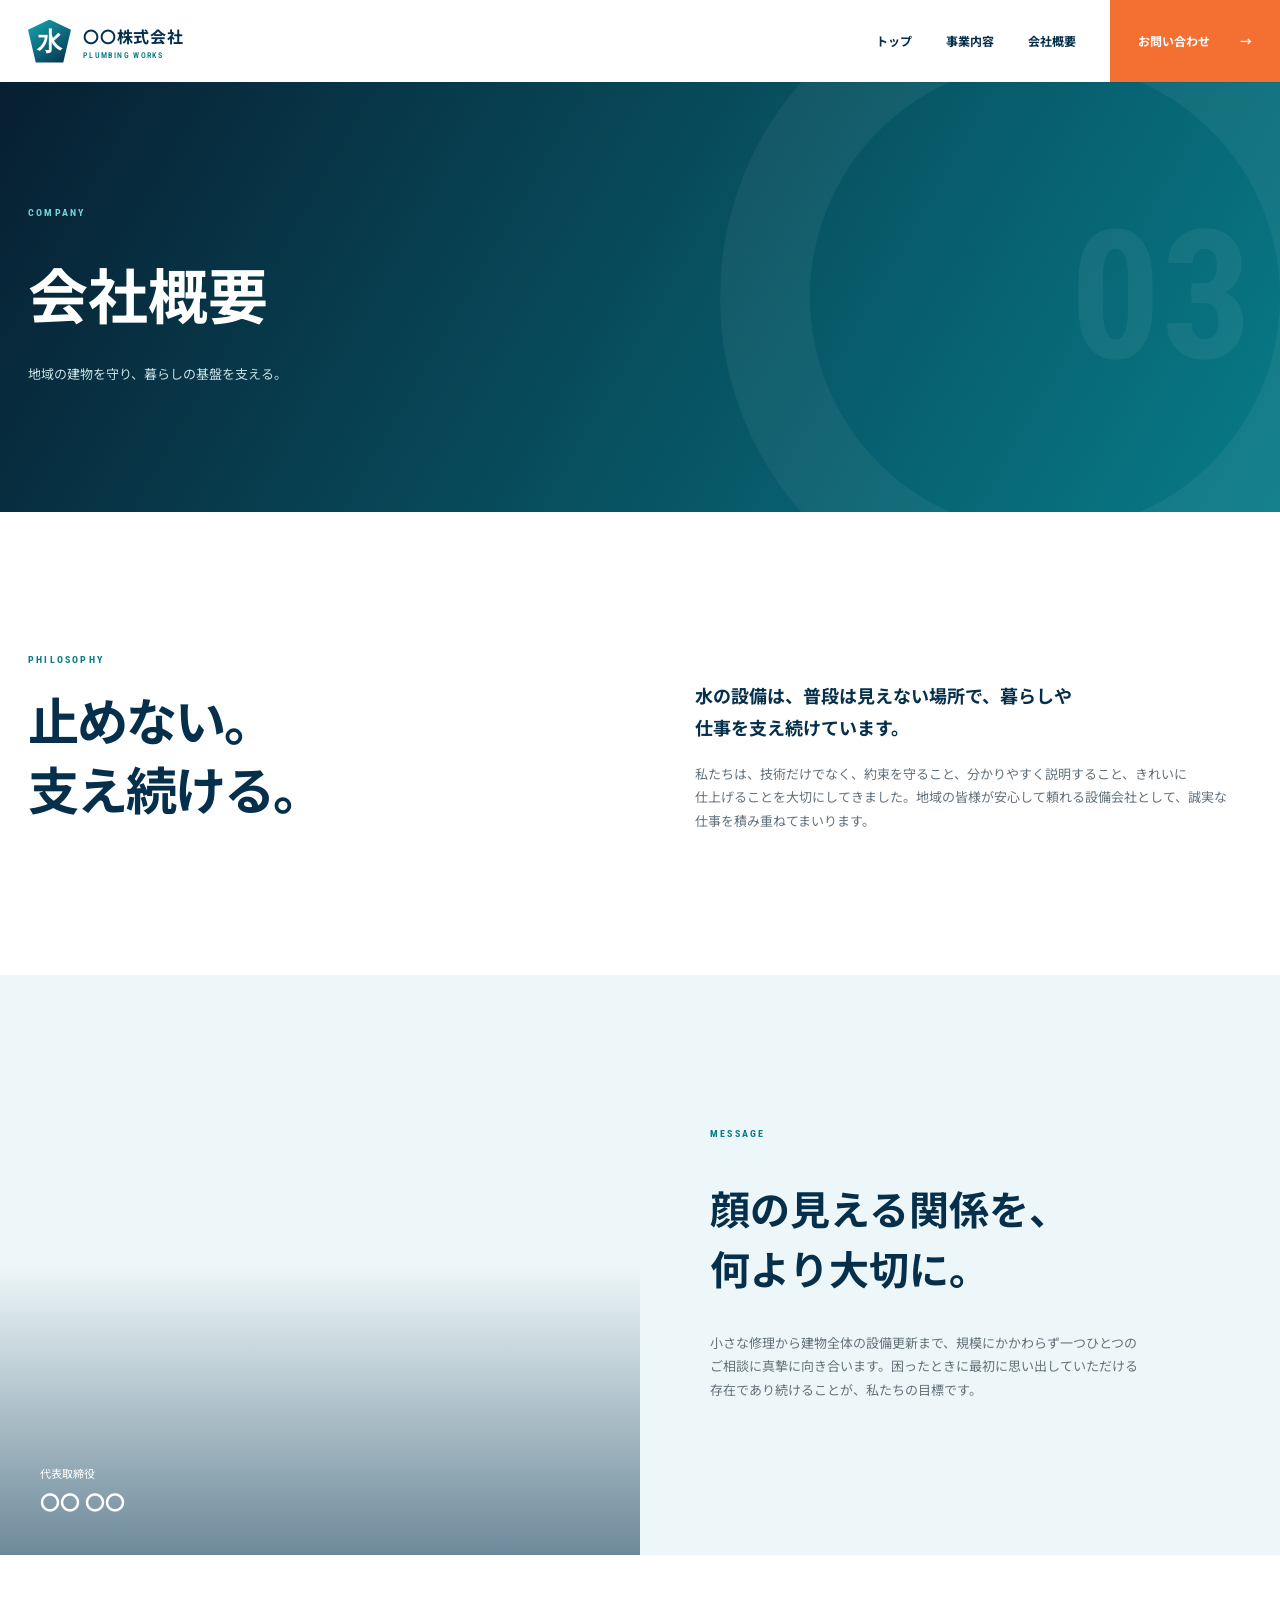
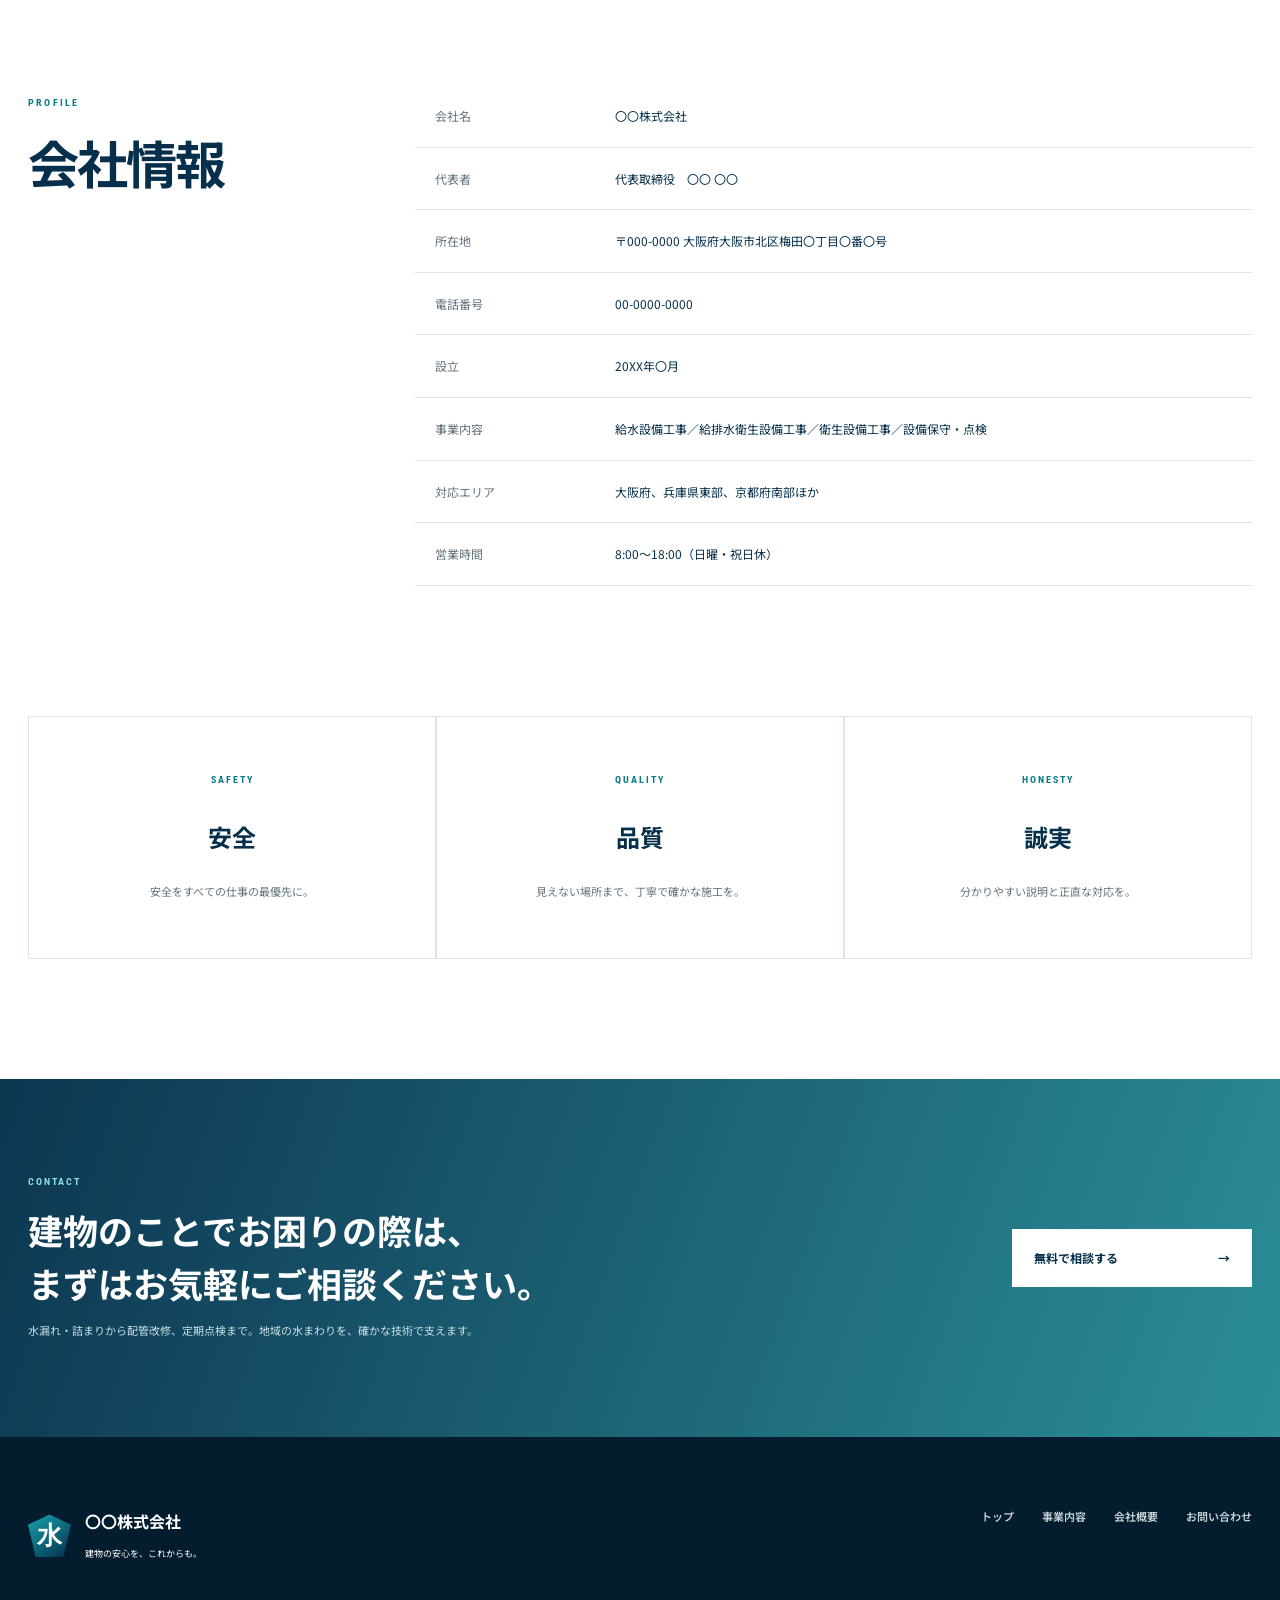
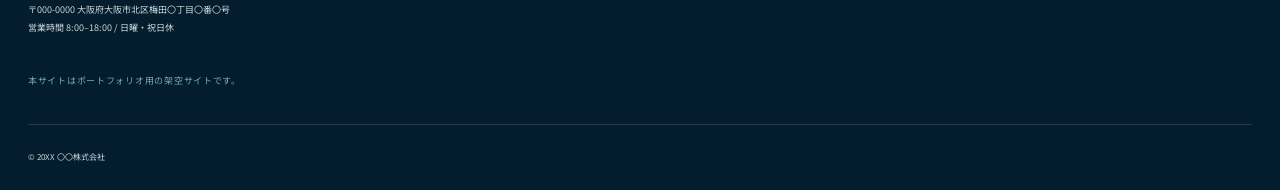
<file: company.html>
<!DOCTYPE html><html lang="ja"><head><meta charset="UTF-8"><meta name="viewport" content="width=device-width,initial-scale=1"><meta name="description" content="〇〇株式会社の会社情報、理念、代表メッセージをご紹介します。"><title>会社概要 | 〇〇株式会社</title><link rel="preconnect" href="https://fonts.googleapis.com"><link rel="preconnect" href="https://fonts.gstatic.com" crossorigin><link href="https://fonts.googleapis.com/css2?family=Noto+Sans+JP:wght@400;500;600;700;800;900&family=Roboto+Condensed:wght@600;700&display=swap" rel="stylesheet"><link rel="stylesheet" href="styles.css"><script src="script.js" defer></script><link rel="icon" href="favicon-plumbing.svg" type="image/svg+xml"><meta property="og:type" content="website"><meta property="og:title" content="〇〇株式会社 | 建物の安心を、技術で支える。"><meta property="og:description" content="大阪・北摂地域の給排水・衛生設備工事。配管・ポンプの施工から点検・緊急対応まで支えます。"><meta property="og:url" content="https://pan1535ipad.github.io/Strength-sample/company.html"><meta property="og:image" content="https://pan1535ipad.github.io/Strength-sample/assets/ogp.jpg"><meta name="twitter:card" content="summary_large_image"></head><body><div class="progress"></div><header class="header"><a class="brand" href="index.html"><span class="brand-mark">水</span><span><b>〇〇株式会社</b><small>PLUMBING WORKS</small></span></a><button class="menu" aria-label="メニュー" aria-expanded="false"><i></i><i></i><i></i></button><nav><a href="index.html">トップ</a><a href="services.html">事業内容</a><a href="company.html">会社概要</a><a class="nav-cta" href="contact.html">お問い合わせ <b>→</b></a></nav></header><main><section class="page-hero"><div><small>COMPANY</small><h1>会社概要</h1><p>地域の建物を守り、暮らしの基盤を支える。</p></div><b>03</b></section>
<section class="section philosophy"><div class="section-title reveal"><small>PHILOSOPHY</small><h2>止めない。<br>支え続ける。</h2></div><div class="reveal"><p class="lead"><span class="sp-line">水の設備は、普段は見えない場所で、</span><span class="sp-line">暮らしや仕事を支え続けています。</span></p><p>私たちは、技術だけでなく、約束を守ること、分かりやすく説明すること、きれいに仕上げることを大切にしてきました。地域の皆様が安心して頼れる設備会社として、誠実な仕事を積み重ねてまいります。</p></div></section>
<section class="message"><div class="message-photo reveal"><span>代表取締役<br><b>〇〇 〇〇</b></span></div><div class="reveal"><small>MESSAGE</small><h2>顔の見える関係を、<br>何より大切に。</h2><p>小さな修理から建物全体の設備更新まで、規模にかかわらず一つひとつのご相談に真摯に向き合います。困ったときに最初に思い出していただける存在であり続けることが、私たちの目標です。</p></div></section>
<section class="section profile"><div class="section-title reveal"><small>PROFILE</small><h2>会社情報</h2></div><dl class="reveal"><div><dt>会社名</dt><dd>〇〇株式会社</dd></div><div><dt>代表者</dt><dd>代表取締役　〇〇 〇〇</dd></div><div><dt>所在地</dt><dd>〒000-0000 大阪府大阪市北区梅田〇丁目〇番〇号</dd></div><div><dt>電話番号</dt><dd>00-0000-0000</dd></div><div><dt>設立</dt><dd>20XX年〇月</dd></div><div><dt>事業内容</dt><dd>給水設備工事／給排水衛生設備工事／衛生設備工事／設備保守・点検</dd></div><div><dt>対応エリア</dt><dd>大阪府、兵庫県東部、京都府南部ほか</dd></div><div><dt>営業時間</dt><dd>8:00〜18:00（日曜・祝日休）</dd></div></dl></section><section class="values"><article><b>SAFETY</b><h3>安全</h3><p>安全をすべての仕事の最優先に。</p></article><article><b>QUALITY</b><h3>品質</h3><p>見えない場所まで、丁寧で確かな施工を。</p></article><article><b>HONESTY</b><h3>誠実</h3><p>分かりやすい説明と正直な対応を。</p></article></section></main><section class="cta reveal"><div><small>CONTACT</small><h2>建物のことでお困りの際は、<br>まずはお気軽にご相談ください。</h2><p><span class="sp-line">水漏れ・詰まりから配管改修、</span><span class="sp-line">定期点検まで。地域の水まわりを、</span><span class="sp-line">確かな技術で支えます。</span></p></div><a href="contact.html">無料で相談する <span>→</span></a></section><footer><div class="footer-brand"><span class="brand-mark">水</span><div><b>〇〇株式会社</b><small>建物の安心を、これからも。</small></div></div><div class="footer-links"><a href="index.html">トップ</a><a href="services.html">事業内容</a><a href="company.html">会社概要</a><a href="contact.html">お問い合わせ</a></div><div class="footer-meta"><p>〒000-0000 大阪府大阪市北区梅田〇丁目〇番〇号</p><p>営業時間 8:00–18:00 / 日曜・祝日休</p></div><small class="portfolio-note">本サイトはポートフォリオ用の架空サイトです。</small><small class="copyright">© 20XX 〇〇株式会社</small></footer></body></html>
</file>
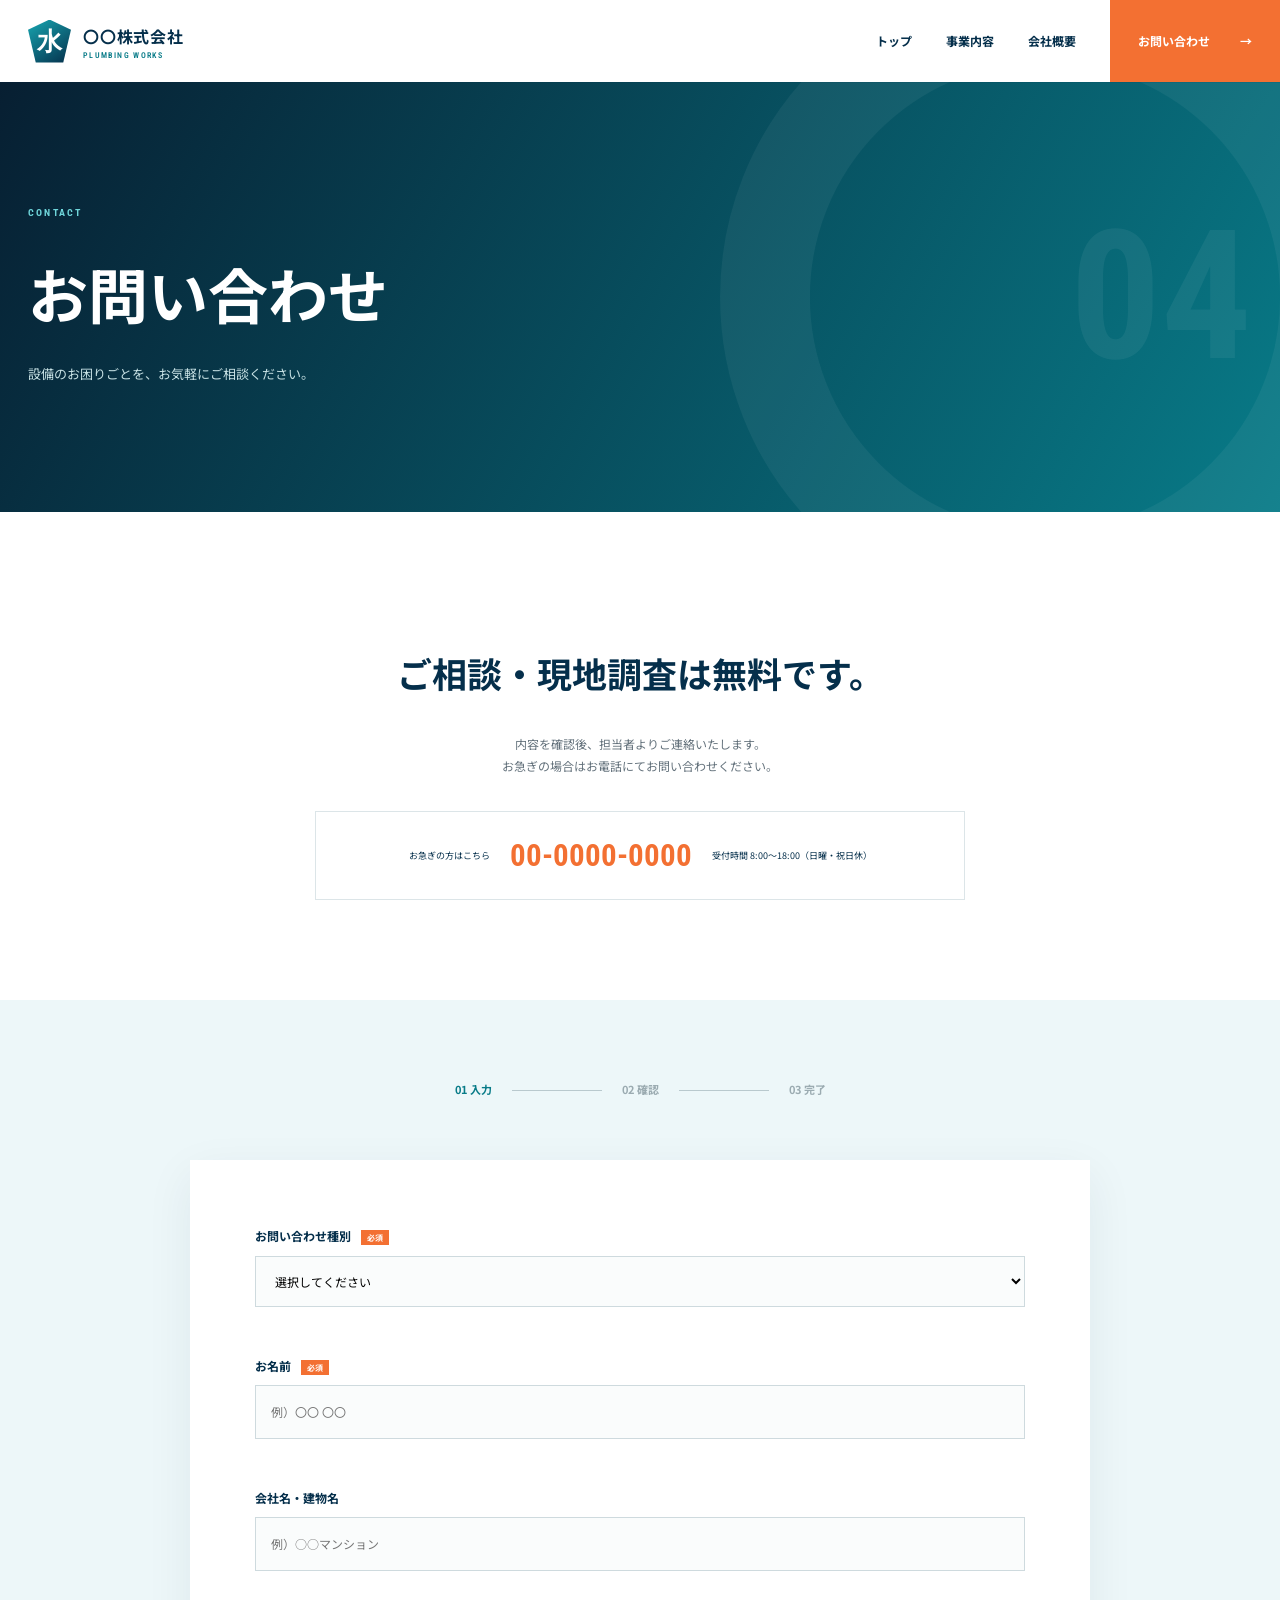
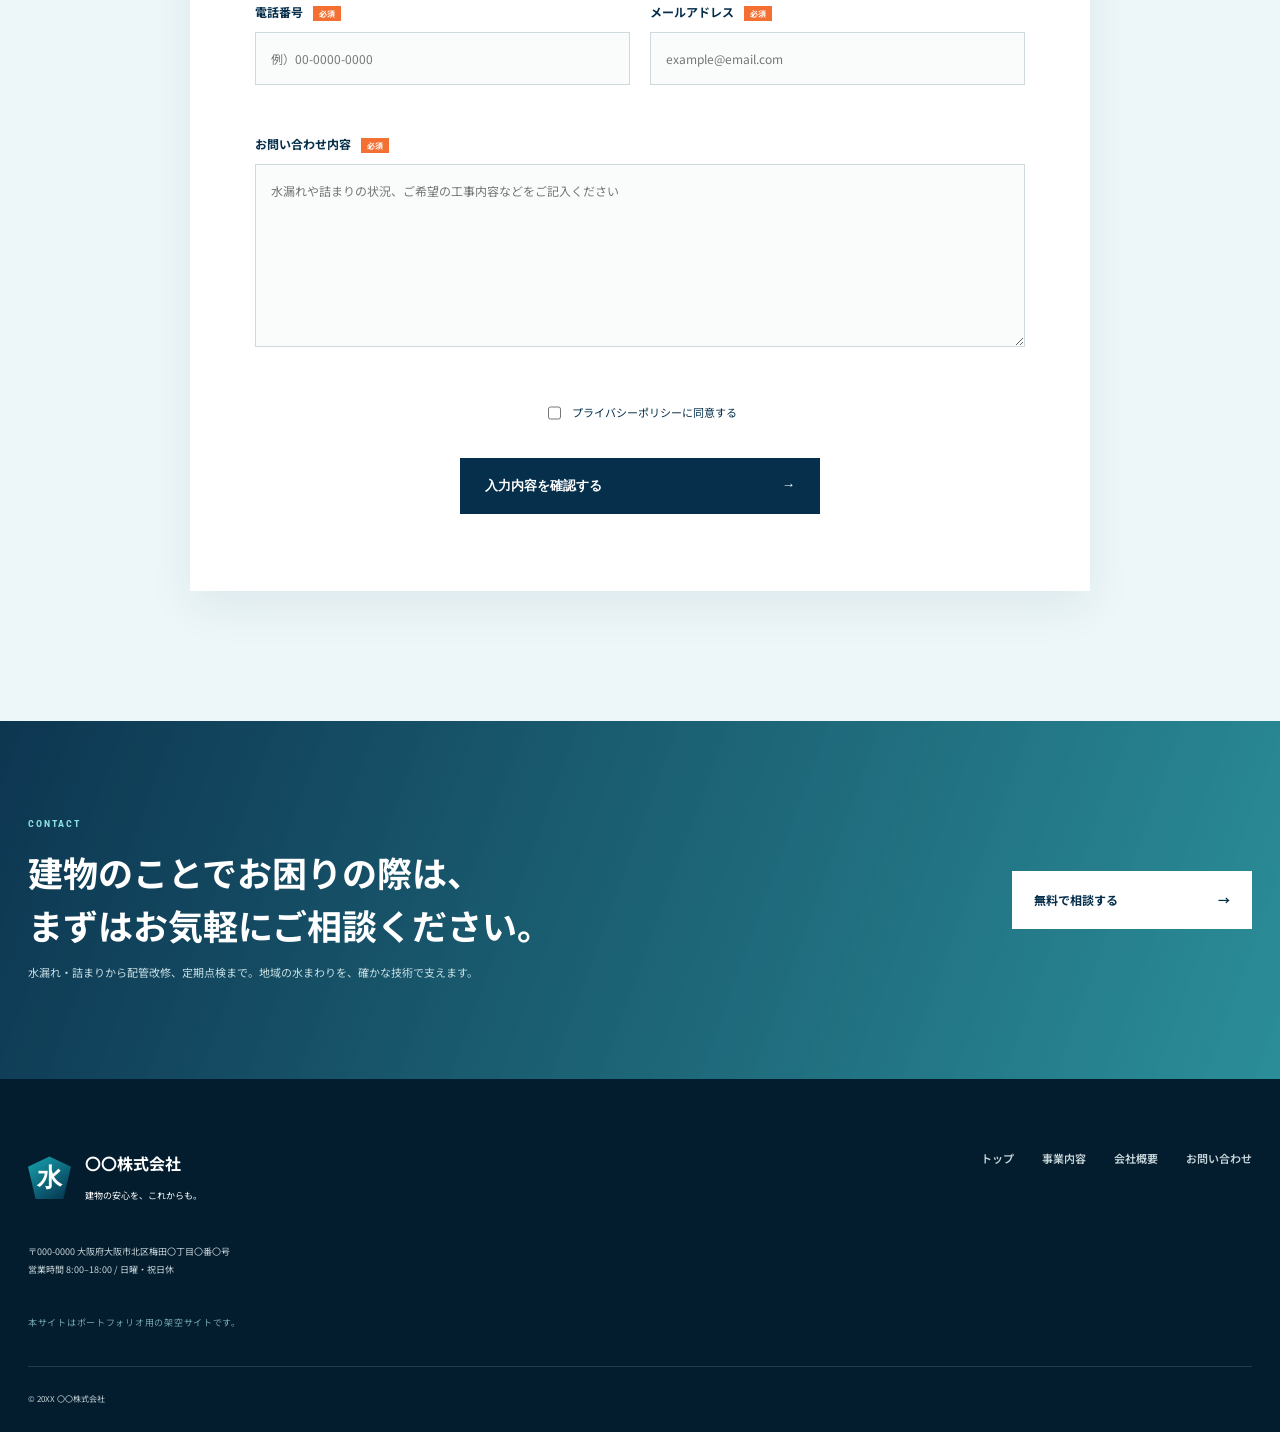
<file: contact.html>
<!DOCTYPE html><html lang="ja"><head><meta charset="UTF-8"><meta name="viewport" content="width=device-width,initial-scale=1"><meta name="description" content="給排水設備の工事、漏水・詰まり修理、点検、現地調査のご相談はこちら。"><title>お問い合わせ | 〇〇株式会社</title><link rel="preconnect" href="https://fonts.googleapis.com"><link rel="preconnect" href="https://fonts.gstatic.com" crossorigin><link href="https://fonts.googleapis.com/css2?family=Noto+Sans+JP:wght@400;500;600;700;800;900&family=Roboto+Condensed:wght@600;700&display=swap" rel="stylesheet"><link rel="stylesheet" href="styles.css"><script src="script.js" defer></script><link rel="icon" href="favicon-plumbing.svg" type="image/svg+xml"><meta property="og:type" content="website"><meta property="og:title" content="〇〇株式会社 | 建物の安心を、技術で支える。"><meta property="og:description" content="大阪・北摂地域の給排水・衛生設備工事。配管・ポンプの施工から点検・緊急対応まで支えます。"><meta property="og:url" content="https://pan1535ipad.github.io/Strength-sample/contact.html"><meta property="og:image" content="https://pan1535ipad.github.io/Strength-sample/assets/ogp.jpg"><meta name="twitter:card" content="summary_large_image"></head><body><div class="progress"></div><header class="header"><a class="brand" href="index.html"><span class="brand-mark">水</span><span><b>〇〇株式会社</b><small>PLUMBING WORKS</small></span></a><button class="menu" aria-label="メニュー" aria-expanded="false"><i></i><i></i><i></i></button><nav><a href="index.html">トップ</a><a href="services.html">事業内容</a><a href="company.html">会社概要</a><a class="nav-cta" href="contact.html">お問い合わせ <b>→</b></a></nav></header><main><section class="page-hero"><div><small>CONTACT</small><h1>お問い合わせ</h1><p>設備のお困りごとを、お気軽にご相談ください。</p></div><b>04</b></section>
<section class="contact-lead"><h2>ご相談・現地調査は無料です。</h2><p>内容を確認後、担当者よりご連絡いたします。<br>お急ぎの場合はお電話にてお問い合わせください。</p><div><small>お急ぎの方はこちら</small><a href="tel:0000000000">00-0000-0000</a><span>受付時間 8:00〜18:00（日曜・祝日休）</span></div></section>
<section class="form-wrap"><div class="form-step"><b class="active">01 入力</b><i></i><b>02 確認</b><i></i><b>03 完了</b></div><form id="contactForm" novalidate><div class="field"><label for="type">お問い合わせ種別 <em>必須</em></label><select id="type" required><option value="">選択してください</option><option>給水設備について</option><option>排水・詰まりについて</option><option>衛生器具について</option><option>点検・修理について</option><option>その他</option></select><small></small></div><div class="field"><label for="name">お名前 <em>必須</em></label><input id="name" type="text" autocomplete="name" required placeholder="例）〇〇 〇〇"><small></small></div><div class="field"><label for="company">会社名・建物名</label><input id="company" type="text" placeholder="例）○○マンション"></div><div class="field split"><div><label for="phone">電話番号 <em>必須</em></label><input id="phone" type="tel" autocomplete="tel" required placeholder="例）00-0000-0000"><small></small></div><div><label for="email">メールアドレス <em>必須</em></label><input id="email" type="email" autocomplete="email" required placeholder="example@email.com"><small></small></div></div><div class="field"><label for="message">お問い合わせ内容 <em>必須</em></label><textarea id="message" rows="7" required placeholder="水漏れや詰まりの状況、ご希望の工事内容などをご記入ください"></textarea><small></small></div><label class="privacy"><input type="checkbox" id="privacy"> <span>プライバシーポリシーに同意する</span></label><button class="submit" type="submit">入力内容を確認する <b>→</b></button><p class="form-status" role="status"></p></form></section></main><section class="cta reveal"><div><small>CONTACT</small><h2>建物のことでお困りの際は、<br>まずはお気軽にご相談ください。</h2><p><span class="sp-line">水漏れ・詰まりから配管改修、</span><span class="sp-line">定期点検まで。地域の水まわりを、</span><span class="sp-line">確かな技術で支えます。</span></p></div><a href="contact.html">無料で相談する <span>→</span></a></section><footer><div class="footer-brand"><span class="brand-mark">水</span><div><b>〇〇株式会社</b><small>建物の安心を、これからも。</small></div></div><div class="footer-links"><a href="index.html">トップ</a><a href="services.html">事業内容</a><a href="company.html">会社概要</a><a href="contact.html">お問い合わせ</a></div><div class="footer-meta"><p>〒000-0000 大阪府大阪市北区梅田〇丁目〇番〇号</p><p>営業時間 8:00–18:00 / 日曜・祝日休</p></div><small class="portfolio-note">本サイトはポートフォリオ用の架空サイトです。</small><small class="copyright">© 20XX 〇〇株式会社</small></footer></body></html>
</file>
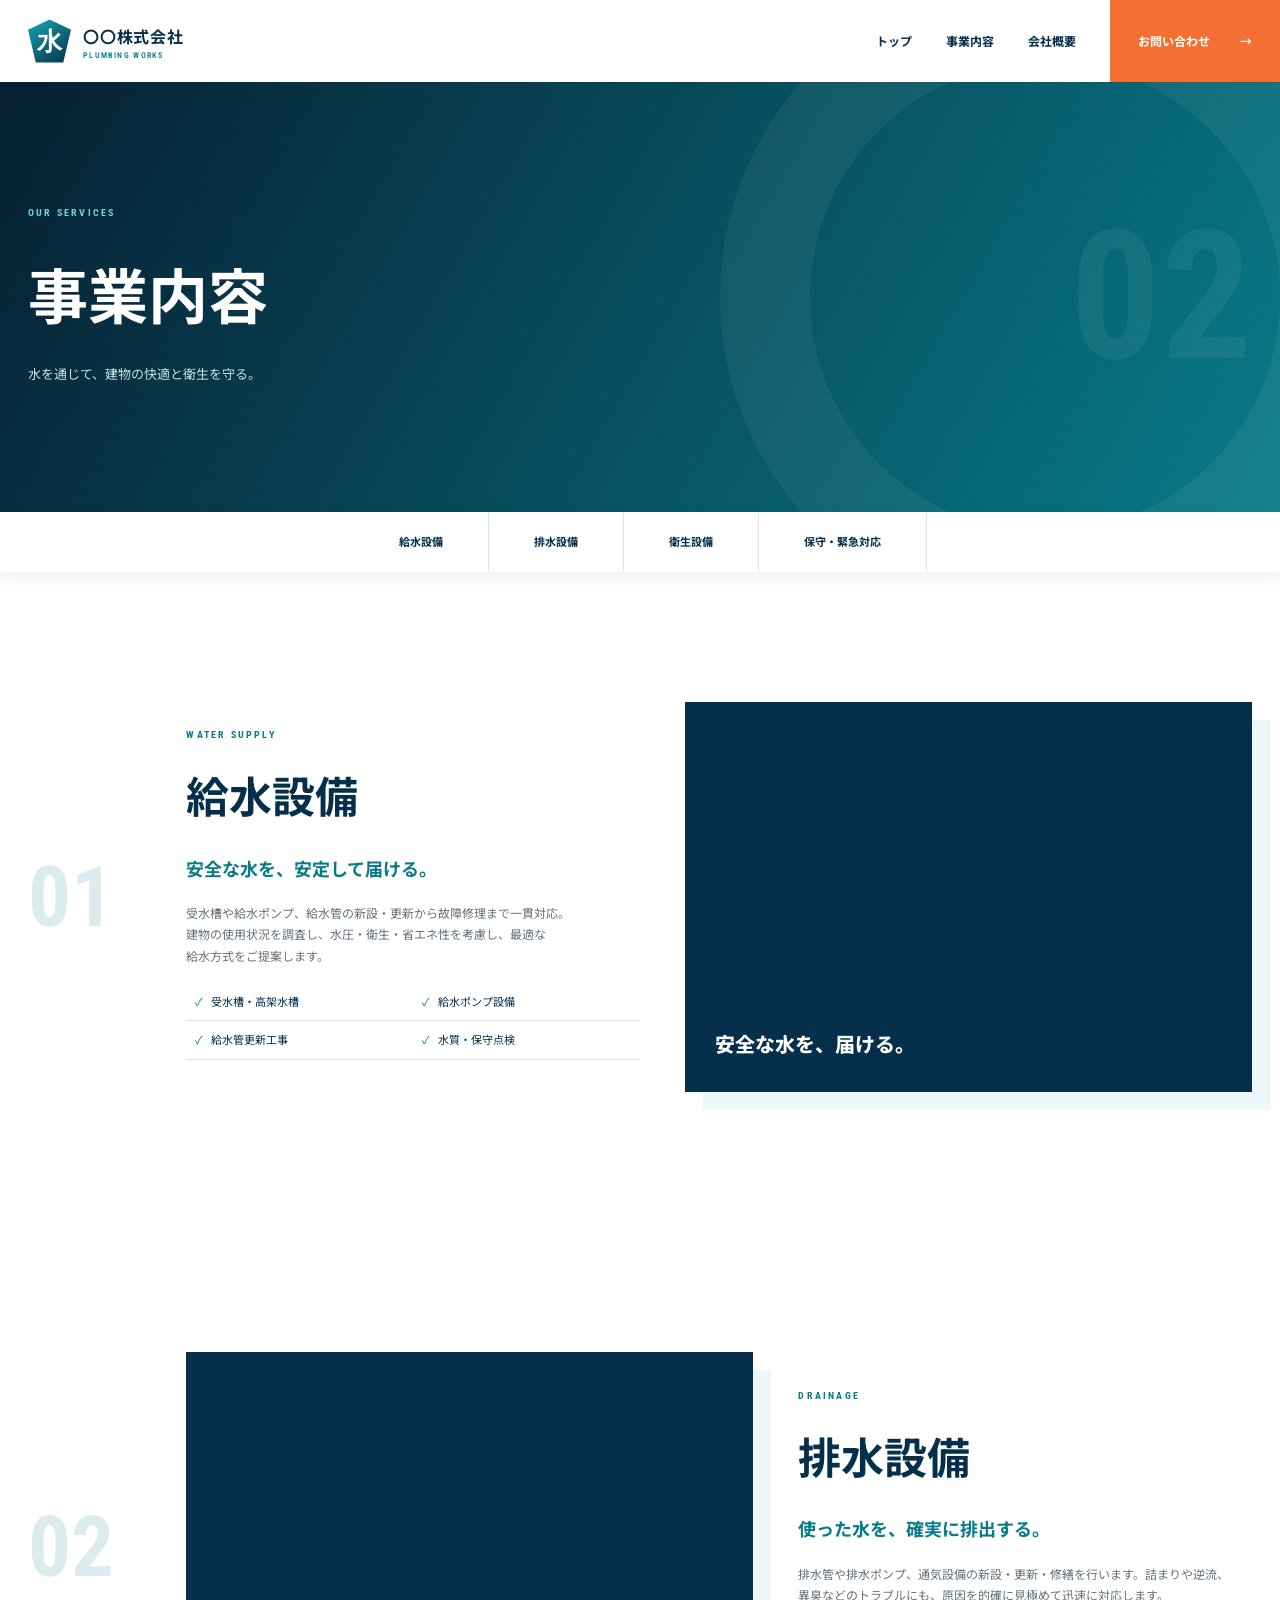
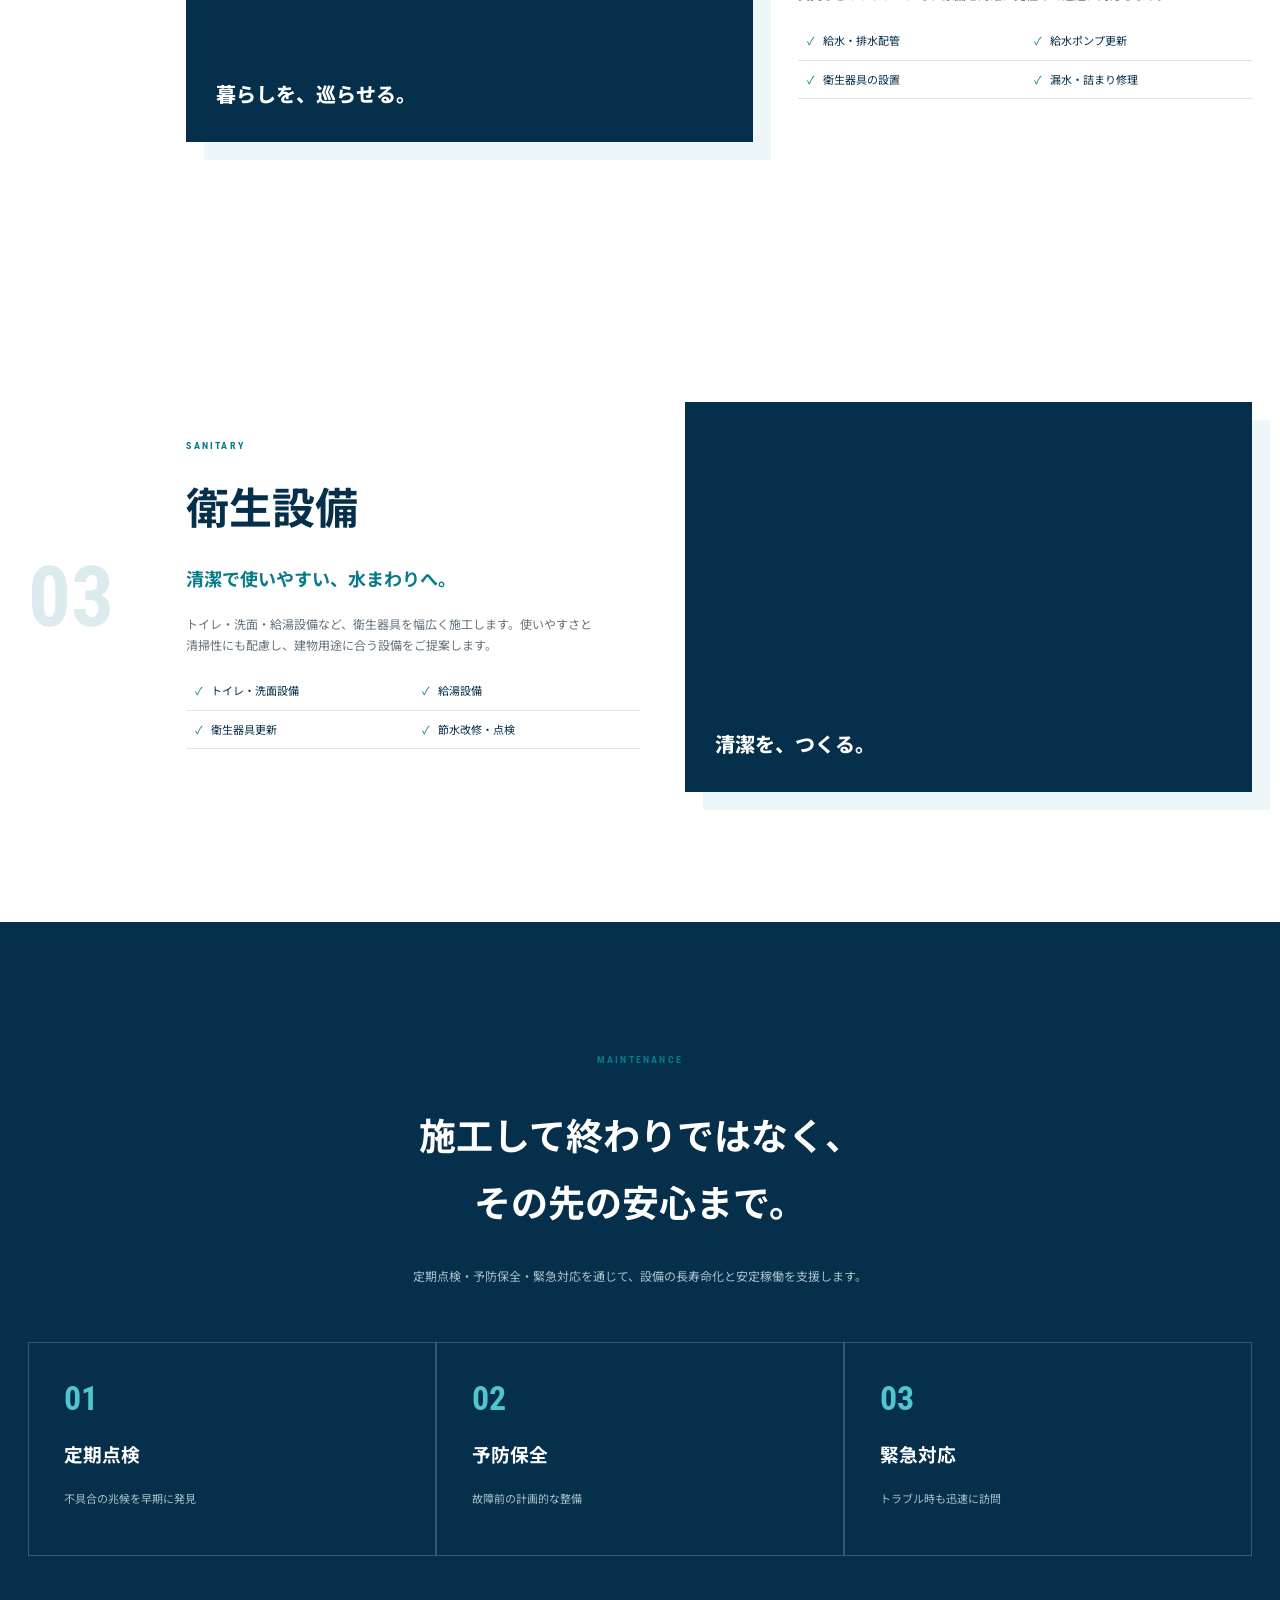
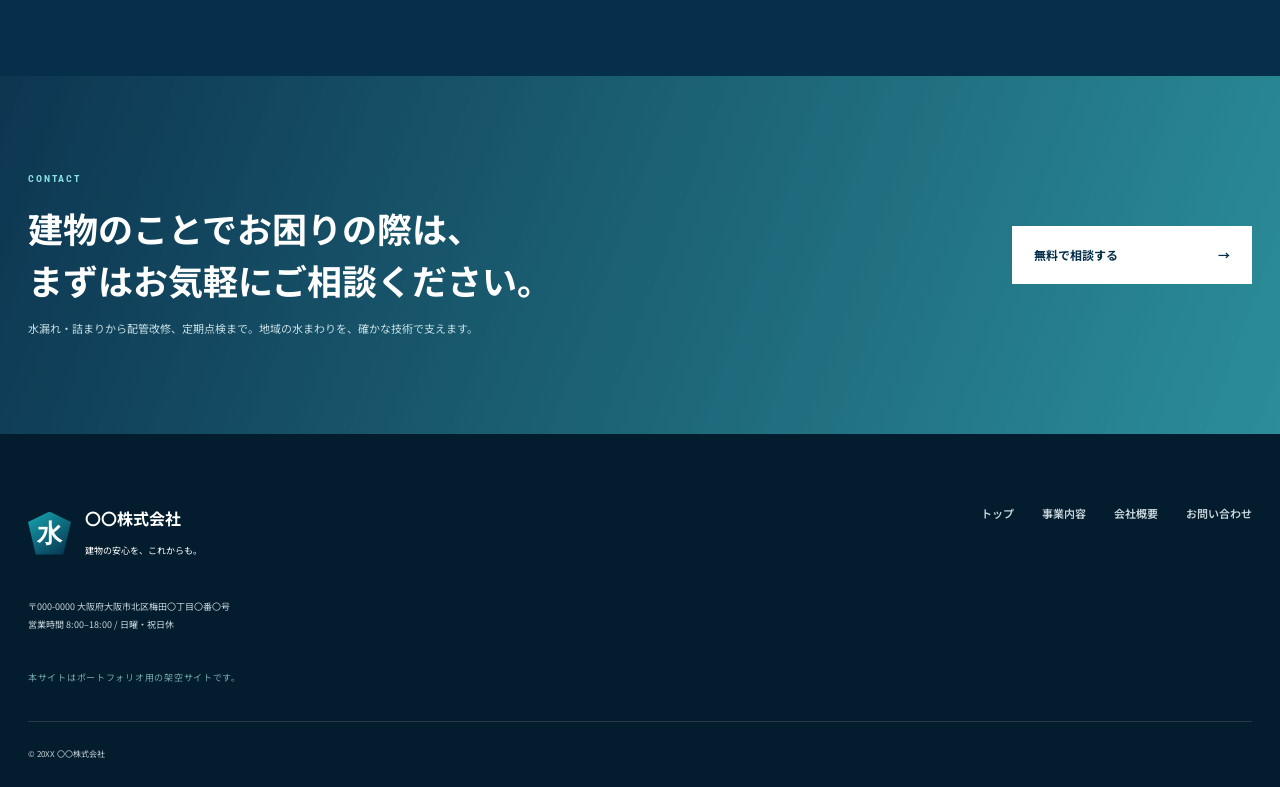
<file: services.html>
<!DOCTYPE html><html lang="ja"><head><meta charset="UTF-8"><meta name="viewport" content="width=device-width,initial-scale=1"><meta name="description" content="給水・排水・衛生設備の設計施工、修理、保守を行っています。"><title>事業内容 | 〇〇株式会社</title><link rel="preconnect" href="https://fonts.googleapis.com"><link rel="preconnect" href="https://fonts.gstatic.com" crossorigin><link href="https://fonts.googleapis.com/css2?family=Noto+Sans+JP:wght@400;500;600;700;800;900&family=Roboto+Condensed:wght@600;700&display=swap" rel="stylesheet"><link rel="stylesheet" href="styles.css"><script src="script.js" defer></script><link rel="icon" href="favicon-plumbing.svg" type="image/svg+xml"><meta property="og:type" content="website"><meta property="og:title" content="〇〇株式会社 | 建物の安心を、技術で支える。"><meta property="og:description" content="大阪・北摂地域の給排水・衛生設備工事。配管・ポンプの施工から点検・緊急対応まで支えます。"><meta property="og:url" content="https://pan1535ipad.github.io/Strength-sample/services.html"><meta property="og:image" content="https://pan1535ipad.github.io/Strength-sample/assets/ogp.jpg"><meta name="twitter:card" content="summary_large_image"></head><body><div class="progress"></div><header class="header"><a class="brand" href="index.html"><span class="brand-mark">水</span><span><b>〇〇株式会社</b><small>PLUMBING WORKS</small></span></a><button class="menu" aria-label="メニュー" aria-expanded="false"><i></i><i></i><i></i></button><nav><a href="index.html">トップ</a><a href="services.html">事業内容</a><a href="company.html">会社概要</a><a class="nav-cta" href="contact.html">お問い合わせ <b>→</b></a></nav></header><main><section class="page-hero"><div><small>OUR SERVICES</small><h1>事業内容</h1><p>水を通じて、建物の快適と衛生を守る。</p></div><b>02</b></section><nav class="local-nav"><a href="#supply">給水設備</a><a href="#drainage">排水設備</a><a href="#sanitary">衛生設備</a><a href="#maintenance">保守・緊急対応</a></nav>
<section class="section service-detail" id="supply"><div class="detail-num reveal">01</div><div class="detail-copy reveal"><small>WATER SUPPLY</small><h2>給水設備</h2><p class="lead">安全な水を、安定して届ける。</p><p><span class="sp-line">受水槽や給水ポンプ、</span><span class="sp-line">給水管の新設・更新から</span><span class="sp-line">故障修理まで一貫対応。</span><span class="sp-line">建物の使用状況を調査し、</span><span class="sp-line">水圧・衛生・省エネ性を考慮し、</span><span class="sp-line">最適な給水方式をご提案します。</span></p><ul><li>受水槽・高架水槽</li><li>給水ポンプ設備</li><li>給水管更新工事</li><li>水質・保守点検</li></ul></div><div class="detail-visual air reveal"><span>安全な水を、届ける。</span></div></section>
<section class="section service-detail reverse" id="drainage"><div class="detail-num reveal">02</div><div class="detail-copy reveal"><small>DRAINAGE</small><h2>排水設備</h2><p class="lead">使った水を、確実に排出する。</p><p><span class="sp-line">排水管や排水ポンプ、</span><span class="sp-line">通気設備の新設・更新・修繕を行います。</span><span class="sp-line">詰まりや逆流、異臭などのトラブルにも、</span><span class="sp-line">原因を的確に見極めて迅速に対応します。</span></p><ul><li>給水・排水配管</li><li>給水ポンプ更新</li><li>衛生器具の設置</li><li>漏水・詰まり修理</li></ul></div><div class="detail-visual water reveal"><span>暮らしを、巡らせる。</span></div></section>
<section class="section service-detail" id="sanitary"><div class="detail-num reveal">03</div><div class="detail-copy reveal"><small>SANITARY</small><h2>衛生設備</h2><p class="lead">清潔で使いやすい、水まわりへ。</p><p><span class="sp-line">トイレ・洗面・給湯設備など、</span><span class="sp-line">衛生器具を幅広く施工します。</span><span class="sp-line">使いやすさと清掃性にも配慮し、</span><span class="sp-line">建物用途に合う設備をご提案します。</span></p><ul><li>トイレ・洗面設備</li><li>給湯設備</li><li>衛生器具更新</li><li>節水改修・点検</li></ul></div><div class="detail-visual electric reveal"><span>清潔を、つくる。</span></div></section>
<section class="maintenance" id="maintenance"><div class="reveal"><small>MAINTENANCE</small><h2>施工して終わりではなく、<br>その先の安心まで。</h2><p><span class="sp-line">定期点検・予防保全・緊急対応を通じて、</span><span class="sp-line">設備の長寿命化と安定稼働を支援します。</span></p></div><ol><li><b>01</b><h3>定期点検</h3><p>不具合の兆候を早期に発見</p></li><li><b>02</b><h3>予防保全</h3><p>故障前の計画的な整備</p></li><li><b>03</b><h3>緊急対応</h3><p>トラブル時も迅速に訪問</p></li></ol></section></main><section class="cta reveal"><div><small>CONTACT</small><h2>建物のことでお困りの際は、<br>まずはお気軽にご相談ください。</h2><p><span class="sp-line">水漏れ・詰まりから配管改修、</span><span class="sp-line">定期点検まで。地域の水まわりを、</span><span class="sp-line">確かな技術で支えます。</span></p></div><a href="contact.html">無料で相談する <span>→</span></a></section><footer><div class="footer-brand"><span class="brand-mark">水</span><div><b>〇〇株式会社</b><small>建物の安心を、これからも。</small></div></div><div class="footer-links"><a href="index.html">トップ</a><a href="services.html">事業内容</a><a href="company.html">会社概要</a><a href="contact.html">お問い合わせ</a></div><div class="footer-meta"><p>〒000-0000 大阪府大阪市北区梅田〇丁目〇番〇号</p><p>営業時間 8:00–18:00 / 日曜・祝日休</p></div><small class="portfolio-note">本サイトはポートフォリオ用の架空サイトです。</small><small class="copyright">© 20XX 〇〇株式会社</small></footer></body></html>
</file>
<file: styles.css>
:root{--navy:#052f4b;--navy2:#071f32;--teal:#087b88;--cyan:#17a6b1;--orange:#f37032;--ice:#edf7f9;--gray:#64727c;--line:#dce5e8;--white:#fff;--max:1240px}*{box-sizing:border-box}html{scroll-behavior:smooth}body{margin:0;color:var(--navy);font-family:"Noto Sans JP",sans-serif;line-height:1.8;background:#fff}a{color:inherit;text-decoration:none}img{max-width:100%;display:block}.progress{position:fixed;z-index:100;left:0;top:0;width:var(--progress,0);height:3px;background:var(--cyan)}.header{position:fixed;z-index:50;left:0;right:0;top:0;height:82px;padding:0 max(28px,calc((100% - var(--max))/2));display:flex;align-items:center;justify-content:space-between;background:rgba(255,255,255,.97);box-shadow:0 1px 0 rgba(5,47,75,.08);transition:.3s}.header.compact{height:68px;box-shadow:0 8px 30px rgba(5,47,75,.1)}.brand{display:flex;align-items:center;gap:12px}.brand-mark{width:43px;height:43px;display:grid;place-items:center;color:#fff;background:linear-gradient(145deg,var(--cyan),var(--navy));clip-path:polygon(50% 0,100% 24%,82% 100%,18% 100%,0 24%);font:700 25px/1 "Roboto Condensed"}.brand b{display:block;font-size:16px;letter-spacing:.05em}.brand small{display:block;color:var(--teal);font:600 8px "Roboto Condensed";letter-spacing:.17em}.header nav{height:100%;display:flex;align-items:center;gap:34px;font-size:12px;font-weight:700}.header nav>a:not(.nav-cta){position:relative}.header nav>a:not(.nav-cta):after{content:"";position:absolute;left:0;bottom:-8px;width:0;height:2px;background:var(--cyan);transition:.25s}.header nav>a:hover:after{width:100%}.nav-cta{height:100%;padding:0 28px;display:flex;align-items:center;gap:30px;color:#fff;background:var(--orange);margin-right:calc(max(28px, (100vw - var(--max))/2)*-1);transition:.25s}.nav-cta:hover{background:#d85720}.menu{display:none}.hero{height:min(820px,100vh);min-height:680px;margin-top:82px;position:relative;overflow:hidden;background:var(--ice)}.hero>img{position:absolute;inset:0;width:100%;height:100%;object-fit:cover;object-position:center}.hero:after{content:"";position:absolute;inset:0;background:linear-gradient(100deg,rgba(240,249,250,.98) 0%,rgba(240,249,250,.92) 34%,rgba(240,249,250,.16) 60%,transparent)}.hero-shape{position:absolute;z-index:1;inset:0 48% 0 0;background:linear-gradient(135deg,rgba(255,255,255,.65),rgba(8,123,136,.03));clip-path:polygon(0 0,88% 0,100% 50%,78% 100%,0 100%)}.hero-copy{position:relative;z-index:2;width:min(calc(100% - 56px),var(--max));margin:auto;padding-top:clamp(100px,15vh,160px)}.kicker,.section-title>small,.page-hero small,.detail-copy>small,.message small,.area small,.maintenance small{color:var(--teal);font:700 10px "Roboto Condensed";letter-spacing:.22em}.hero h1{margin:20px 0 24px;font-size:clamp(49px,6vw,84px);line-height:1.25;letter-spacing:-.055em;font-weight:900}.hero h1 em{font-style:normal;color:var(--teal)}.hero-copy>p:not(.kicker){font-size:15px;font-weight:600}.hero-actions{display:flex;gap:13px;margin-top:40px}.btn{min-width:205px;padding:16px 21px;display:flex;justify-content:space-between;align-items:center;font-size:12px;font-weight:700;border:1px solid var(--navy)}.primary{color:#fff;background:var(--navy)}.primary:hover{background:var(--teal);border-color:var(--teal)}.ghost:hover{color:#fff;background:var(--navy)}.hero-side{position:absolute;z-index:3;right:3vw;top:18%;padding:24px 14px;border-left:1px solid rgba(255,255,255,.7);color:#fff;font-size:24px;font-weight:800;line-height:1.65;writing-mode:vertical-rl;text-shadow:0 2px 10px rgba(0,0,0,.3)}.emergency{max-width:var(--max);min-height:124px;margin:-38px auto 0;position:relative;z-index:5;display:grid;grid-template-columns:1fr 1.4fr .65fr;align-items:center;box-shadow:0 15px 45px rgba(5,47,75,.14);background:#fff}.emergency>div:first-child{height:100%;padding:20px 30px;display:flex;align-items:center;justify-content:space-between;color:#fff;background:var(--teal);clip-path:polygon(0 0,92% 0,100% 100%,0 100%)}.emergency strong{font-size:17px;line-height:1.6}.round{width:72px;height:72px;display:grid;place-items:center;border:1px solid #fff;border-radius:50%;font-size:11px;line-height:1.4;text-align:center}.phone{padding:15px 35px}.phone small{display:block;color:var(--gray);font-size:10px}.phone a{display:block;color:var(--orange);font:700 38px/1.2 "Roboto Condensed"}.phone p{margin:3px 0 0;color:var(--gray);font-size:9px}.emergency>a{margin-right:25px;padding:15px;text-align:center;color:#fff;background:var(--orange);font-size:12px;font-weight:700}.section{width:min(calc(100% - 56px),var(--max));margin:auto;padding:130px 0}.intro{display:grid;grid-template-columns:.65fr 1.35fr;gap:70px}.section-title h2{margin:14px 0 22px;font-size:clamp(34px,4vw,56px);line-height:1.35;letter-spacing:-.04em}.section-title p{color:var(--gray);font-size:13px}.section-title>a,.text-link{display:inline-block;margin-top:24px;padding-bottom:5px;border-bottom:1px solid var(--teal);color:var(--teal);font-size:12px;font-weight:700}.service-cards{display:grid;grid-template-columns:repeat(3,1fr);gap:12px}.service-card{position:relative;padding:35px 25px;border:1px solid var(--line);background:#fff;transition:.3s}.service-card:hover{color:#fff;background:var(--navy);transform:translateY(-8px);box-shadow:0 18px 40px rgba(5,47,75,.18)}.service-card>span{position:absolute;right:16px;top:12px;color:#a9b8bd;font:700 12px "Roboto Condensed"}.icon{width:62px;height:62px;display:grid;place-items:center;margin-bottom:45px;border-radius:50%;color:#fff;background:var(--teal);font-size:30px}.service-card h3{font-size:19px}.service-card p{min-height:76px;color:var(--gray);font-size:11px}.service-card:hover p{color:#c9dce1}.service-card b{font-size:10px}.reasons{padding:120px max(28px,calc((100% - var(--max))/2));color:#fff;background:var(--navy2);position:relative;overflow:hidden}.reasons:before{content:"";position:absolute;right:-100px;top:-140px;width:440px;height:440px;border:80px solid rgba(23,166,177,.08);border-radius:50%}.section-title.light p{color:#a9bec8}.section-title.light small{color:#62cbd1}.reason-grid{position:relative;display:grid;grid-template-columns:repeat(4,1fr);margin-top:55px;border-top:1px solid rgba(255,255,255,.2);border-left:1px solid rgba(255,255,255,.2)}.reason-grid article{min-height:260px;padding:28px;border-right:1px solid rgba(255,255,255,.2);border-bottom:1px solid rgba(255,255,255,.2)}.reason-grid article>b{color:#5ec4ca;font:700 11px "Roboto Condensed"}.reason-grid article>span{display:block;margin:35px 0 20px;color:#5ec4ca;font-size:35px}.reason-grid h3{font-size:16px}.reason-grid p{color:#a9bec8;font-size:11px}.numbers{display:grid;grid-template-columns:repeat(4,1fr);padding:55px max(28px,calc((100% - var(--max))/2));background:var(--ice)}.numbers>div{padding:0 28px;border-right:1px solid #bfd7dc}.numbers>div:last-child{border:0}.numbers small{display:block}.numbers strong{font:700 clamp(38px,4vw,61px) "Roboto Condensed";color:var(--teal)}.numbers b{font-size:11px}.works{display:grid;grid-template-columns:.55fr 1.45fr;gap:60px}.work-grid{display:grid;grid-template-columns:repeat(3,1fr);gap:13px}.work-img{height:240px;background-size:cover;background-position:center}.work1{background:linear-gradient(145deg,rgba(5,47,75,.1),rgba(8,123,136,.2)),url("https://images.unsplash.com/photo-1486406146926-c627a92ad1ab?auto=format&fit=crop&w=900&q=85") center/cover}.work2{background:linear-gradient(145deg,rgba(5,47,75,.05),rgba(8,123,136,.15)),url("https://images.unsplash.com/photo-1504917595217-d4dc5ebe6122?auto=format&fit=crop&w=900&q=85") center/cover}.work3{background:linear-gradient(145deg,rgba(5,47,75,.05),rgba(8,123,136,.12)),url("https://images.unsplash.com/photo-1497366754035-f200968a6e72?auto=format&fit=crop&w=900&q=85") center/cover}.work-grid figure{margin:0}.work-grid figcaption{padding:18px 3px}.work-grid small{color:var(--teal);font:700 9px "Roboto Condensed";letter-spacing:.12em}.work-grid h3{margin:5px 0;font-size:13px}.work-grid p{margin:0;color:var(--gray);font-size:10px}.area{display:grid;grid-template-columns:1.2fr .8fr;align-items:center;min-height:420px;padding:70px max(28px,calc((100% - var(--max))/2));background:linear-gradient(100deg,#e6f4f6,#f8fbfb)}.area-map{height:270px;position:relative;background:linear-gradient(145deg,transparent 15%,rgba(8,123,136,.13) 15% 28%,transparent 28% 36%,rgba(8,123,136,.22) 36% 67%,transparent 67%),radial-gradient(circle,#bddfe1 2px,transparent 2px);background-size:auto,18px 18px;clip-path:polygon(9% 6%,84% 0,94% 25%,75% 47%,92% 78%,57% 100%,4% 77%,17% 46%)}.area-map span{position:absolute;padding:5px 12px;color:#fff;background:var(--teal);font-size:9px}.area-map span:nth-child(1){left:50%;top:16%}.area-map span:nth-child(2){left:45%;top:58%}.area-map span:nth-child(3){left:19%;top:47%}.area h2{font-size:38px;line-height:1.45}.area p{color:var(--gray);font-size:12px}.cta{padding:85px max(28px,calc((100% - var(--max))/2));display:flex;align-items:center;justify-content:space-between;color:#fff;background:linear-gradient(110deg,rgba(5,47,75,.97),rgba(8,123,136,.86)),url("https://images.unsplash.com/photo-1504307651254-35680f356dfd?auto=format&fit=crop&w=1800&q=88") center/cover}.cta small{font:700 10px "Roboto Condensed";letter-spacing:.2em;color:#8be0e3}.cta h2{margin:12px 0;font-size:35px;line-height:1.5}.cta p{color:#c6dde2;font-size:11px}.cta>a{min-width:240px;padding:18px 22px;display:flex;justify-content:space-between;color:var(--navy);background:#fff;font-size:12px;font-weight:700}footer{padding:70px max(28px,calc((100% - var(--max))/2)) 25px;display:grid;grid-template-columns:1fr auto;gap:35px;color:#c7d5da;background:#041d2e}.footer-brand{display:flex;gap:14px;align-items:center;color:#fff}.footer-brand b{display:block}.footer-brand small{font-size:9px}.footer-links{display:flex;gap:28px;font-size:11px;font-weight:600}.footer-meta p{margin:2px 0;font-size:9px}.copyright{grid-column:1/-1;padding-top:25px;border-top:1px solid rgba(255,255,255,.13);font-size:8px}.page-hero{height:430px;margin-top:82px;padding:0 max(28px,calc((100% - var(--max))/2));display:flex;align-items:center;justify-content:space-between;color:#fff;background:linear-gradient(120deg,var(--navy2),var(--teal));position:relative;overflow:hidden}.page-hero:after{content:"";position:absolute;right:-7%;width:470px;height:470px;border:90px solid rgba(255,255,255,.05);border-radius:50%}.page-hero small{color:#6fd6db}.page-hero h1{margin:15px 0;font-size:60px}.page-hero p{font-size:13px;color:#c7e1e4}.page-hero>b{font:700 180px/1 "Roboto Condensed";color:rgba(255,255,255,.06)}.local-nav{position:sticky;z-index:10;top:68px;display:flex;justify-content:center;background:#fff;box-shadow:0 6px 18px rgba(5,47,75,.07)}.local-nav a{padding:20px 45px;border-right:1px solid var(--line);font-size:11px;font-weight:700}.service-detail{display:grid;grid-template-columns:.2fr .8fr 1fr;gap:45px;align-items:center}.service-detail.reverse{grid-template-columns:.2fr 1fr .8fr}.service-detail.reverse .detail-copy{order:3}.service-detail.reverse .detail-visual{order:2}.detail-num{font:700 85px "Roboto Condensed";color:#dcebed}.detail-copy h2{font-size:43px;margin:10px 0}.detail-copy .lead{color:var(--teal);font-size:18px;font-weight:700}.detail-copy>p:not(.lead){color:var(--gray);font-size:12px}.detail-copy ul{display:grid;grid-template-columns:1fr 1fr;padding:0;list-style:none}.detail-copy li{padding:9px;border-bottom:1px solid var(--line);font-size:11px}.detail-copy li:before{content:"✓";margin-right:8px;color:var(--teal)}.detail-visual{height:390px;display:flex;align-items:flex-end;padding:30px;color:#fff;background-color:var(--navy);background-size:cover;background-position:center;box-shadow:18px 18px 0 var(--ice)}.detail-visual span{font-size:20px;font-weight:800}.detail-visual.air{background-image:linear-gradient(0deg,rgba(5,47,75,.75),transparent),url("https://images.unsplash.com/photo-1581092918056-0c4c3acd3789?auto=format&fit=crop&w=1800&q=88")}.detail-visual.water{background-image:linear-gradient(0deg,rgba(5,47,75,.8),transparent),url("https://images.unsplash.com/photo-1503387762-592deb58ef4e?auto=format&fit=crop&w=1000&q=85")}.detail-visual.electric{background-image:linear-gradient(0deg,rgba(5,47,75,.8),transparent),url("https://images.unsplash.com/photo-1621905252507-b35492cc74b4?auto=format&fit=crop&w=1000&q=85")}.maintenance{padding:120px max(28px,calc((100% - var(--max))/2));color:#fff;background:var(--navy)}.maintenance>div{text-align:center}.maintenance h2{font-size:37px}.maintenance>div p{color:#aac3cc;font-size:12px}.maintenance ol{display:grid;grid-template-columns:repeat(3,1fr);margin:55px 0 0;padding:0;list-style:none}.maintenance li{padding:35px;border:1px solid rgba(255,255,255,.2)}.maintenance li b{color:#52c5cc;font:700 34px "Roboto Condensed"}.maintenance li p{color:#aac3cc;font-size:11px}.philosophy{display:grid;grid-template-columns:1fr 1fr;gap:110px;align-items:end}.philosophy .lead{font-size:18px;font-weight:700}.philosophy>div:last-child p:not(.lead){color:var(--gray);font-size:13px}.message{min-height:580px;display:grid;grid-template-columns:1fr 1fr;align-items:center;background:var(--ice)}.message-photo{height:100%;min-height:580px;position:relative;background:linear-gradient(0deg,rgba(5,47,75,.55),transparent 50%),url("https://images.unsplash.com/photo-1487958449943-2429e8be8625?auto=format&fit=crop&w=1800&q=88") center/cover}.message-photo span{position:absolute;left:40px;bottom:35px;color:#fff;font-size:11px}.message-photo b{font-size:20px}.message>div:last-child{max-width:610px;padding:70px}.message h2{font-size:40px;line-height:1.5}.message p{color:var(--gray);font-size:13px}.profile{display:grid;grid-template-columns:.55fr 1.45fr;gap:70px}.profile dl{margin:0}.profile dl div{display:grid;grid-template-columns:180px 1fr;padding:20px;border-bottom:1px solid var(--line);font-size:12px}.profile dt{color:var(--gray)}.profile dd{margin:0}.values{display:grid;grid-template-columns:repeat(3,1fr);padding:0 max(28px,calc((100% - var(--max))/2)) 120px}.values article{padding:45px;border:1px solid var(--line);text-align:center}.values article b{color:var(--teal);font:700 10px "Roboto Condensed";letter-spacing:.2em}.values h3{font-size:24px}.values p{color:var(--gray);font-size:11px}.contact-lead{padding:100px 28px;text-align:center}.contact-lead h2{font-size:35px}.contact-lead>p{color:var(--gray);font-size:12px}.contact-lead>div{max-width:650px;margin:35px auto 0;padding:25px;border:1px solid var(--line);display:flex;align-items:center;justify-content:center;gap:20px}.contact-lead>div>*{display:block}.contact-lead>div small,.contact-lead>div span{font-size:9px}.contact-lead>div a{color:var(--orange);font:700 31px "Roboto Condensed"}.form-wrap{padding:80px max(28px,calc((100% - 900px)/2)) 130px;background:var(--ice)}.form-step{display:flex;align-items:center;justify-content:center;margin-bottom:60px}.form-step b{color:#9babb1;font-size:11px}.form-step b.active{color:var(--teal)}.form-step i{width:90px;height:1px;margin:0 20px;background:#b9c9ce}.form-wrap form{padding:65px;background:#fff;box-shadow:0 15px 45px rgba(5,47,75,.07)}.field{margin-bottom:30px}.field>label,.field>div>label{display:block;margin-bottom:9px;font-size:12px;font-weight:700}.field em{margin-left:7px;padding:2px 6px;color:#fff;background:var(--orange);font-size:8px;font-style:normal}.field input,.field select,.field textarea{width:100%;padding:15px;border:1px solid #cedade;border-radius:0;background:#fafcfc;font:inherit;font-size:12px;outline:none}.field input:focus,.field select:focus,.field textarea:focus{border-color:var(--teal);box-shadow:0 0 0 3px rgba(8,123,136,.08)}.field small{display:block;min-height:18px;color:#c83f28;font-size:9px}.field.invalid input,.field.invalid select,.field.invalid textarea{border-color:#d55c49}.split{display:grid;grid-template-columns:1fr 1fr;gap:20px}.privacy{display:flex;justify-content:center;gap:8px;font-size:11px}.submit{width:360px;margin:35px auto 0;padding:19px 25px;border:0;display:flex;justify-content:space-between;color:#fff;background:var(--navy);font-weight:700;cursor:pointer}.submit:hover{background:var(--teal)}.form-status{text-align:center;color:var(--teal);font-size:12px}.reveal{opacity:0;transform:translateY(28px);transition:opacity .7s,transform .7s}.reveal.show{opacity:1;transform:none}@media(max-width:850px){.header{height:70px;padding:0 20px}.brand b{font-size:13px}.header nav{position:fixed;inset:70px 0 auto;display:none;height:auto;padding:20px;color:var(--navy);background:#fff;flex-direction:column;align-items:stretch;gap:0}.header nav.open{display:flex}.header nav a{padding:15px;border-bottom:1px solid var(--line)}.nav-cta{margin:0;height:auto}.menu{display:grid;gap:5px;border:0;background:none}.menu i{width:26px;height:2px;background:var(--navy)}.hero{margin-top:70px;height:760px}.hero>img{object-position:63% center}.hero:after{background:linear-gradient(100deg,rgba(240,249,250,.98),rgba(240,249,250,.75) 70%,transparent)}.hero-shape,.hero-side{display:none}.hero-copy{padding-top:90px}.hero h1{font-size:47px}.hero-copy>p br{display:none}.hero-actions{flex-direction:column;width:240px}.emergency{margin:0;grid-template-columns:1fr}.emergency>div:first-child{clip-path:none}.emergency>a{margin:0 20px 20px}.intro,.works,.philosophy,.profile,.service-detail,.service-detail.reverse,.message,.area{grid-template-columns:1fr}.service-cards,.reason-grid,.numbers,.values{grid-template-columns:1fr 1fr}.reason-grid article{min-height:220px}.numbers>div{padding:20px}.works{gap:30px}.work-grid{overflow-x:auto}.work-grid figure{min-width:240px}.area-map{order:2}.cta{display:block}.cta>a{margin-top:30px}.footer-links{display:grid;grid-template-columns:1fr 1fr}.page-hero{margin-top:70px;height:330px}.page-hero h1{font-size:45px}.page-hero>b{font-size:100px}.local-nav{top:70px;overflow-x:auto;justify-content:flex-start}.local-nav a{white-space:nowrap;padding:15px 22px}.service-detail.reverse .detail-copy,.service-detail.reverse .detail-visual{order:initial}.detail-num{font-size:55px}.message-photo{min-height:480px}.message>div:last-child{padding:50px 28px}.profile dl div{grid-template-columns:110px 1fr}.contact-lead>div{flex-direction:column}.form-wrap form{padding:35px 22px}.split{grid-template-columns:1fr}.submit{width:100%}}@media(max-width:520px){.service-cards,.reason-grid,.numbers,.values{grid-template-columns:1fr}.section{width:calc(100% - 40px);padding:85px 0}.hero h1{font-size:39px}.hero-copy{width:calc(100% - 40px)}.phone a{font-size:32px}.section-title h2{font-size:35px}.reason-grid{margin-top:35px}.work-grid{grid-template-columns:repeat(3,240px)}.cta h2{font-size:27px}.footer-links{grid-column:1/-1}.detail-visual{height:300px}.detail-copy ul{grid-template-columns:1fr}.values{padding-left:20px;padding-right:20px}.form-wrap{padding-left:15px;padding-right:15px}}@media(prefers-reduced-motion:reduce){html{scroll-behavior:auto}.reveal{opacity:1;transform:none;transition:none}}

/* Mobile layout refinements */
@media (max-width: 850px) {
  .maintenance ol {
    grid-template-columns: 1fr;
  }

  .maintenance li {
    min-height: auto;
    padding: 30px 28px;
    display: grid;
    grid-template-columns: 64px 1fr;
    column-gap: 18px;
    align-items: start;
  }

  .maintenance li b {
    grid-row: 1 / 3;
  }

  .maintenance li h3 {
    margin: 2px 0 8px;
    word-break: keep-all;
    overflow-wrap: normal;
  }

  .maintenance li p {
    margin: 0;
    word-break: normal;
    overflow-wrap: anywhere;
  }

  .message-photo {
    background-position: 78% center;
  }
}

@media (max-width: 520px) {
  .maintenance li {
    grid-template-columns: 54px 1fr;
    padding: 26px 20px;
  }

  .message-photo {
    background-position: 80% center;
  }
}


/* Portfolio disclosure and 404 */
.portfolio-note{grid-column:1/-1;color:#75aab0!important;font-size:9px!important;letter-spacing:.08em;text-align:left!important}
.not-found{min-height:100vh;display:grid;place-items:center;padding:130px 28px 80px;text-align:center}
.not-found>div{max-width:720px}.not-found small{color:var(--teal);font:700 10px "Roboto Condensed";letter-spacing:.25em}.not-found strong{display:block;color:rgba(8,123,136,.12);font:700 clamp(120px,25vw,280px)/.9 "Roboto Condensed"}.not-found h1{margin:20px 0;font-size:clamp(28px,4vw,48px);line-height:1.5}.not-found p{color:var(--gray);font-size:12px}.not-found a{display:flex;justify-content:space-between;width:250px;margin:35px auto 0;padding:17px 22px;color:#fff;background:var(--navy);font-size:11px;font-weight:700}
@media(max-width:850px){.not-found{padding-top:100px}.portfolio-note{margin-top:12px}}

/* Japanese responsive typography */
h1,h2,h3{text-wrap:balance;line-break:strict}p,li,dt,dd,figcaption{text-wrap:pretty;line-break:strict}@supports (word-break:auto-phrase){h1,h2,h3,p,li,dt,dd,figcaption{word-break:auto-phrase}}.sp-line{display:inline}@media(max-width:768px){.sp-line{display:block}}
</file>
